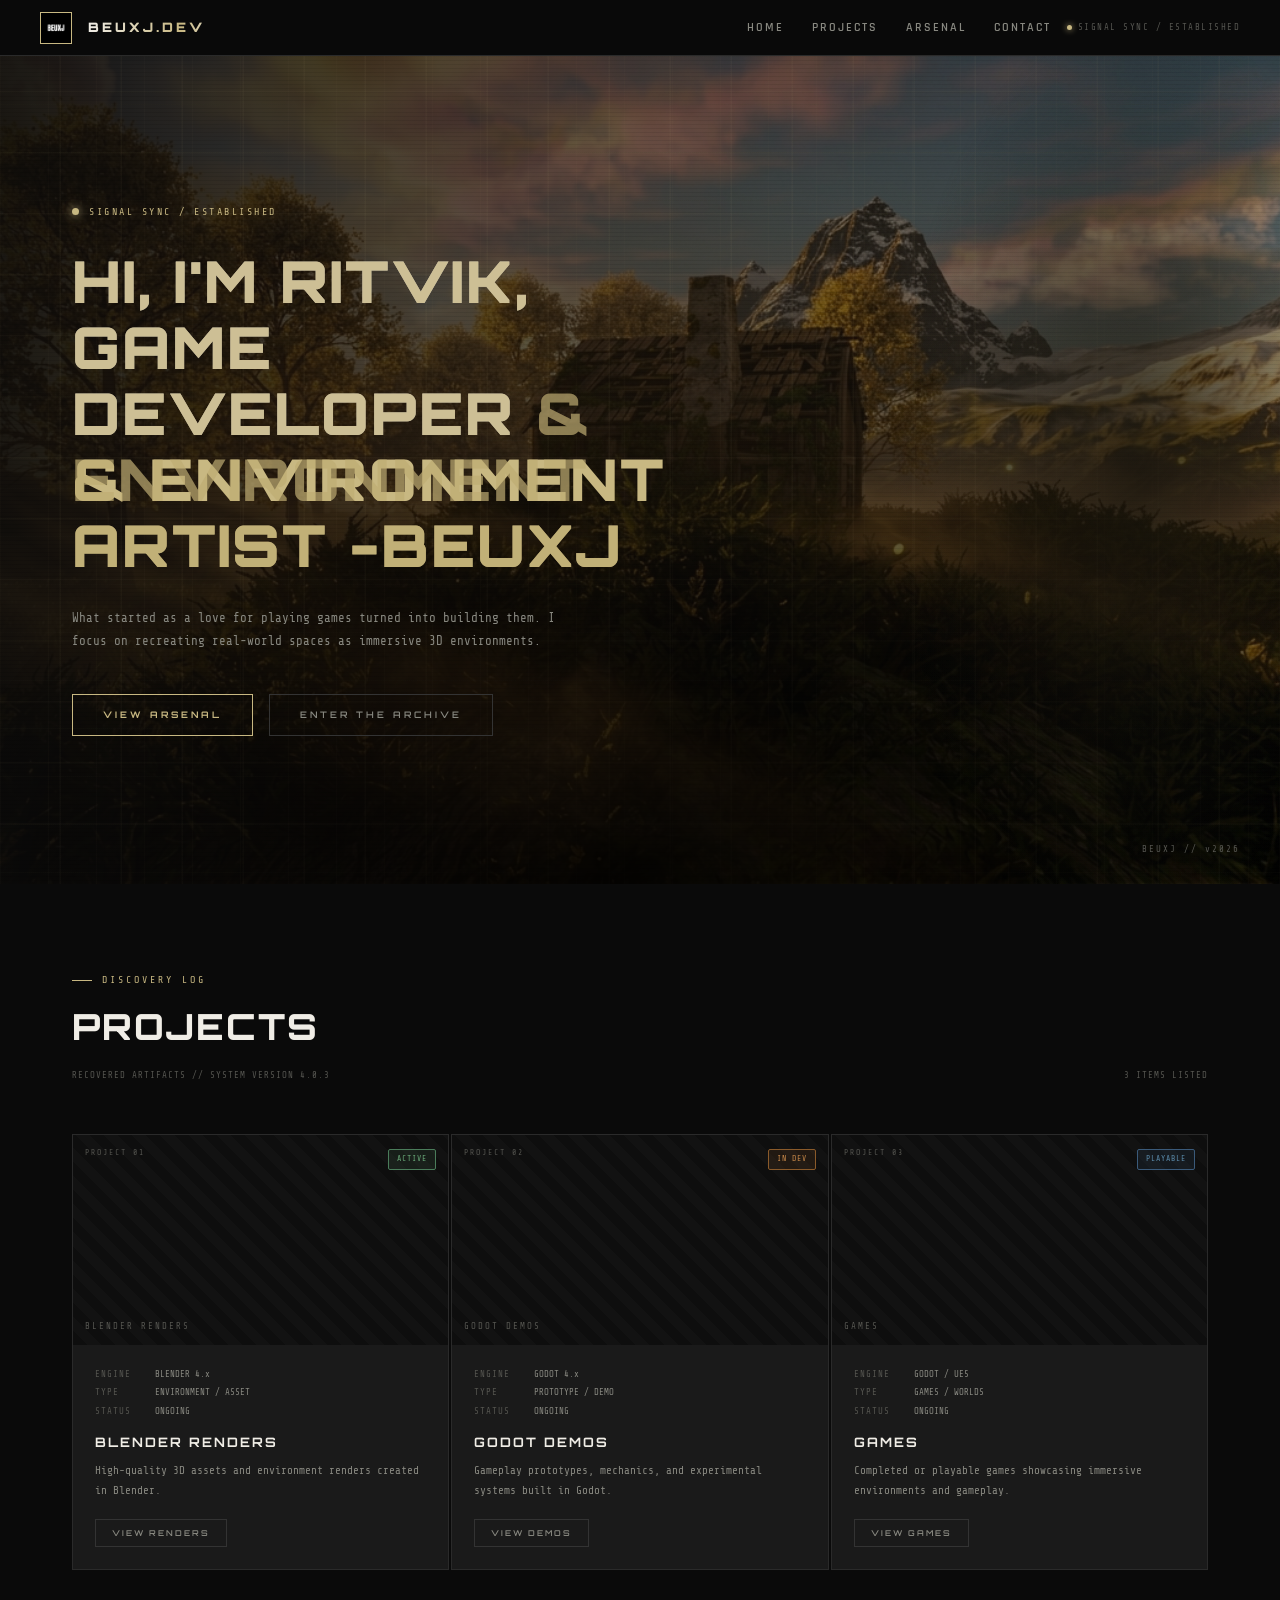
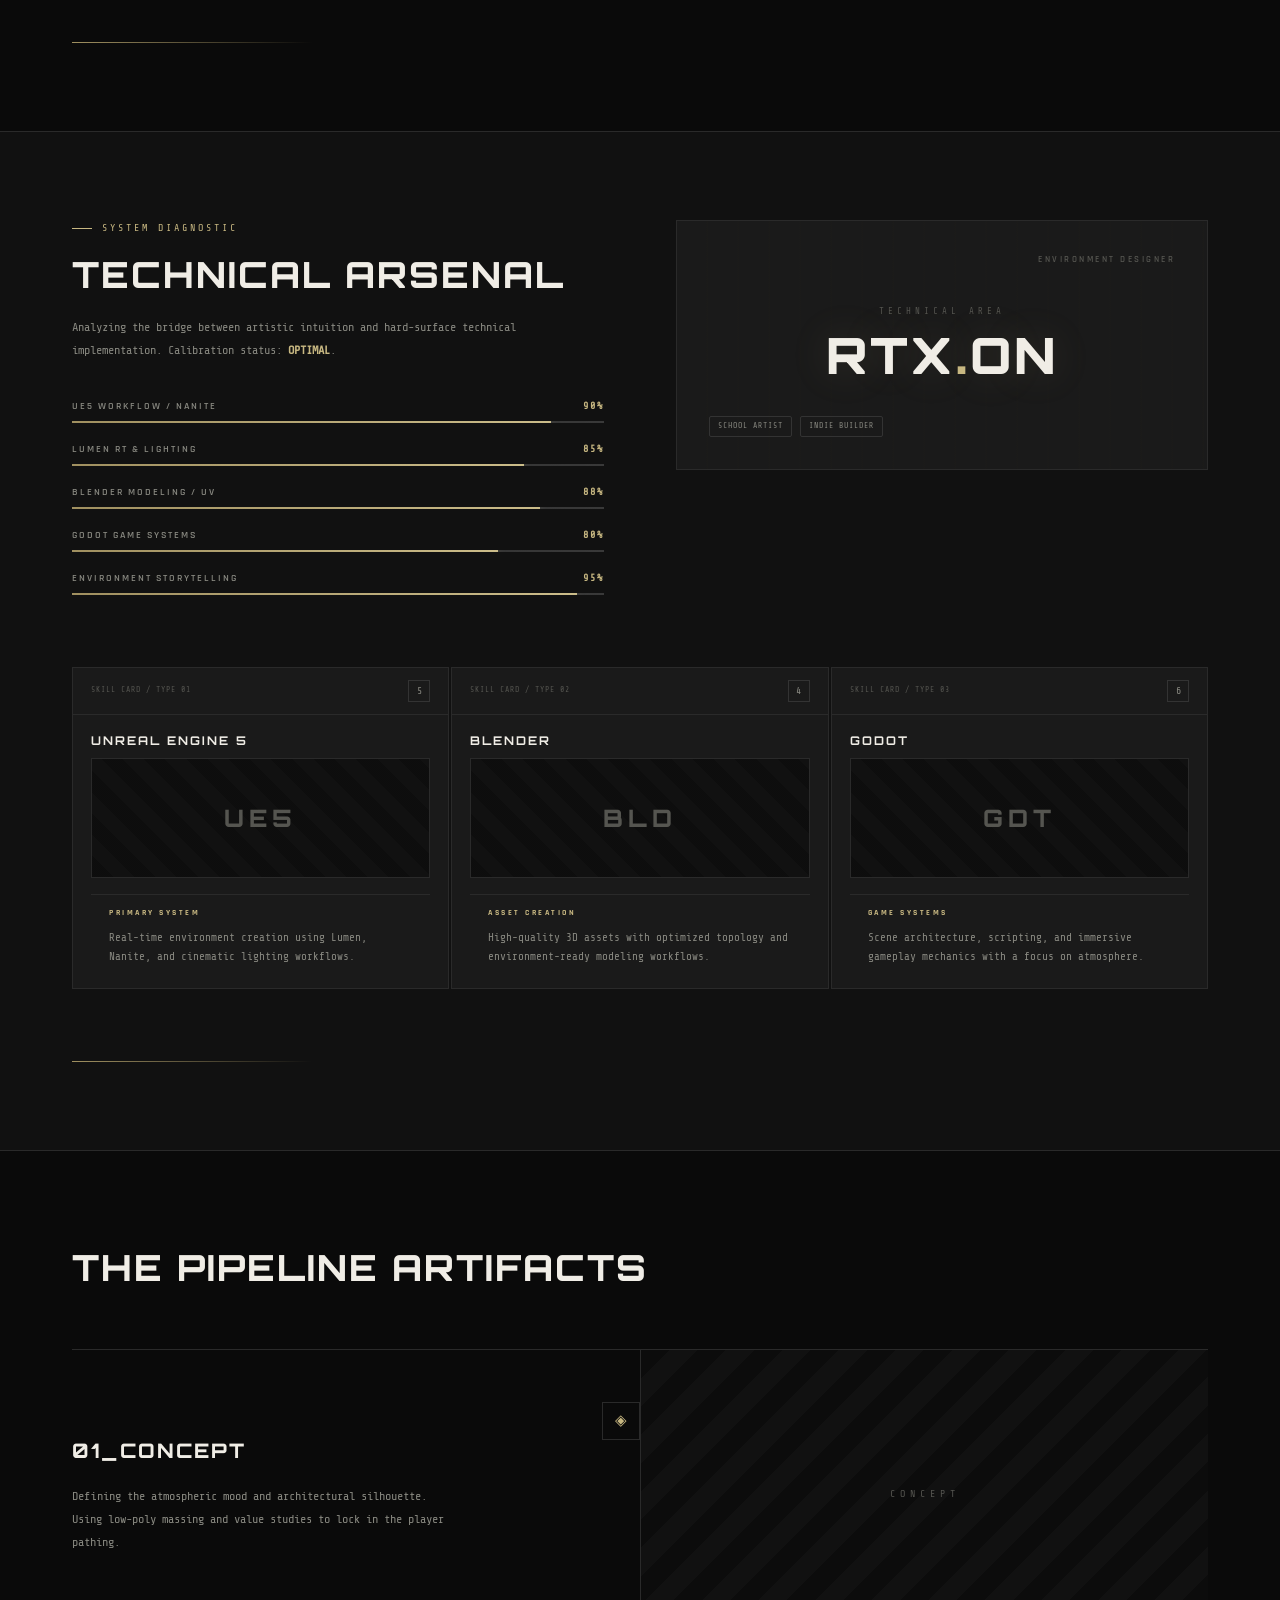
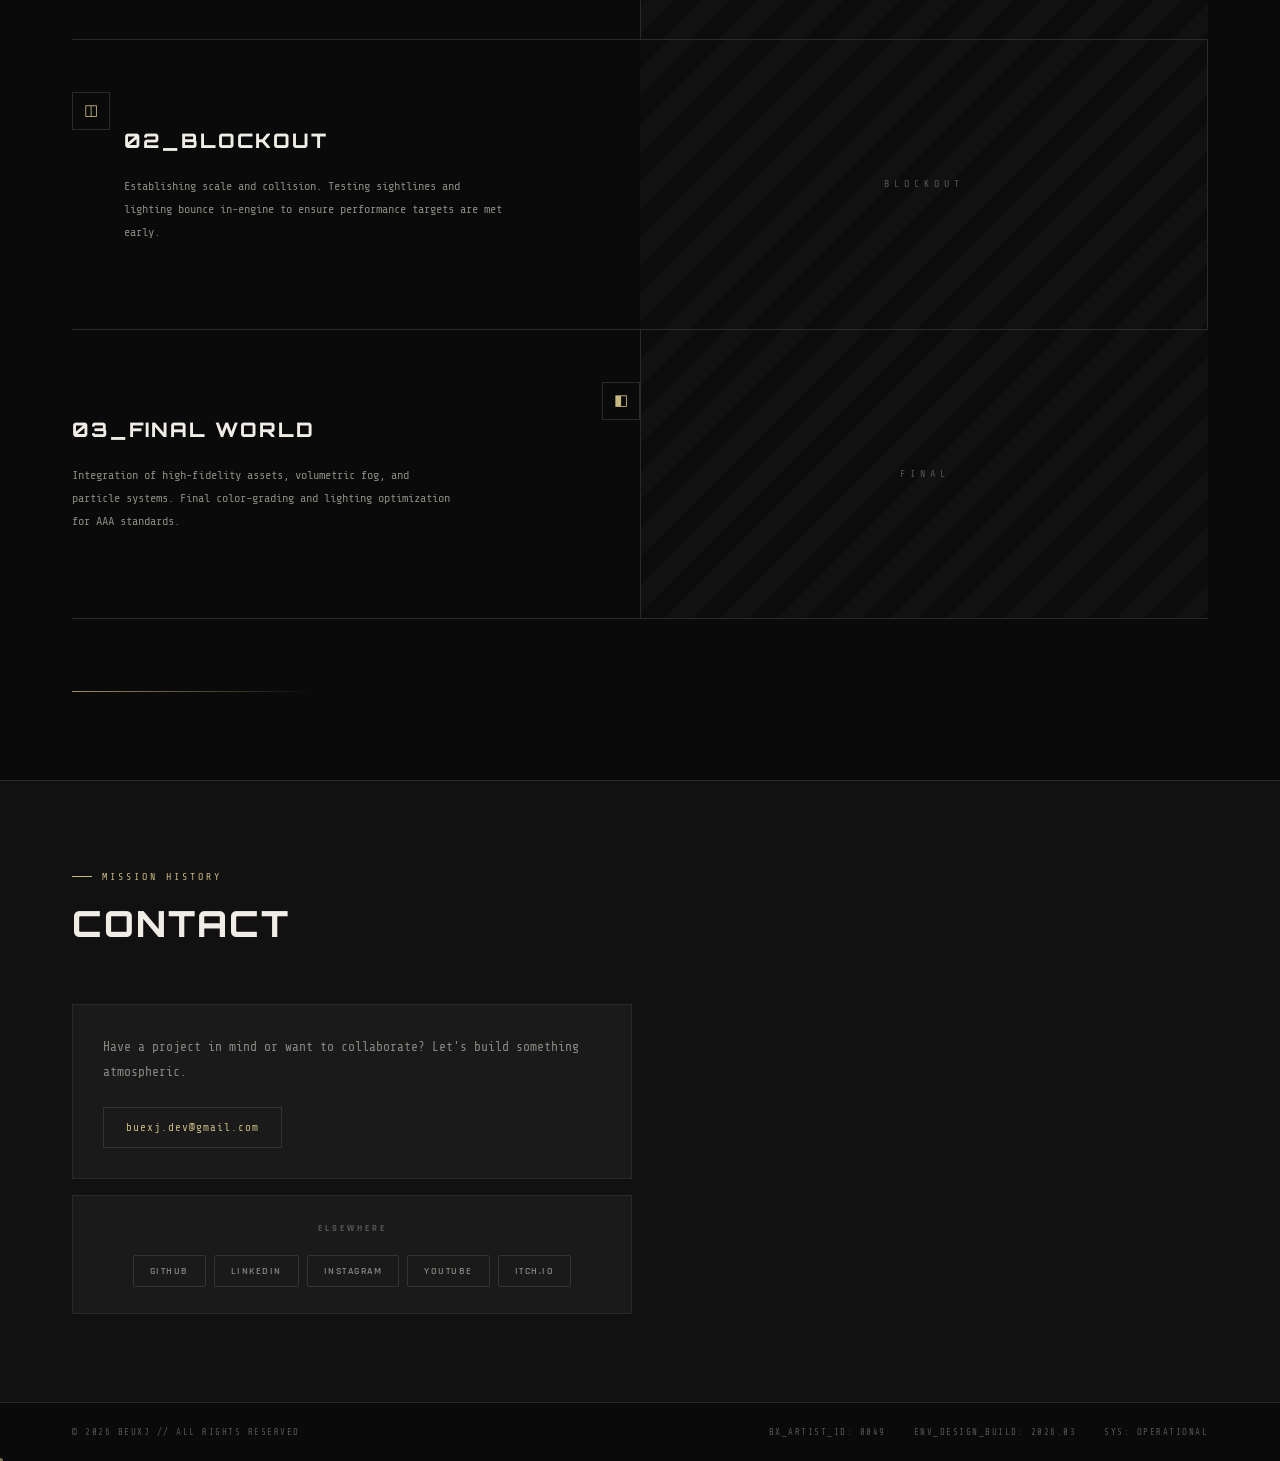
<file: index.html>
<!DOCTYPE html>
<html lang="en">
<head>
  <meta charset="UTF-8" />
  <meta name="viewport" content="width=device-width, initial-scale=1.0" />
  <title>BEUXJ — Game Developer & Environment Artist</title>
  <link rel="preconnect" href="https://fonts.googleapis.com">
  <link rel="preconnect" href="https://fonts.gstatic.com" crossorigin>
  <link href="https://fonts.googleapis.com/css2?family=Orbitron:wght@400;600;700;800;900&family=Share+Tech+Mono&family=Rajdhani:wght@400;500;600;700&display=swap" rel="stylesheet">
  <link rel="stylesheet" href="css/style.css" />
</head>
<body>

  <header class="topnav">
    <!-- LOGO + BRAND -->
    <div class="nav-logo">
      <img src="assets/logo/BEUXJ.png" alt="BEUXJ Logo" onerror="this.style.display='none';this.nextElementSibling.style.display='flex'"/>
      <span class="nav-logo-fallback" style="display:none">BX</span>
    </div>
    <div class="nav-brand">BEUXJ<span class="nav-brand-ext">.DEV</span></div>
    <nav class="nav-links">
      <a href="index.html" class="nav-link active">Home</a>
      <a href="#projects" class="nav-link">Projects</a>
      <a href="#arsenal" class="nav-link">Arsenal</a>
      <a href="#contact" class="nav-link">Contact</a>
    </nav>
    <div class="nav-tag"><span class="blink-dot"></span> SIGNAL SYNC / ESTABLISHED</div>
  </header>

  <main class="content">

    <!-- HERO -->
    <section class="hero" id="home">
      <div class="hero-bg">
        <div class="hero-scan-lines"></div>
        <div class="hero-grid"></div>
        <div class="hero-vignette"></div>
      </div>
      <div class="hero-inner">
        <div class="hero-tag"><span class="tag-dot"></span>SIGNAL SYNC / ESTABLISHED</div>
        <h1 class="hero-title" data-text="Hi, I'm Ritvik, Game Developer & Environment Artist -Beuxj">
          Hi, I'm Ritvik, Game Developer<br/>
          <span class="hero-title-accent">&amp; Environment<br/>Artist -Beuxj</span>
        </h1>
        <p class="hero-subtitle">
          What started as a love for playing games turned into building them. I focus on recreating real-world spaces as immersive 3D environments.
        </p>
        <div class="hero-cta">
          <a href="#projects" class="btn-primary"><span>VIEW ARSENAL</span></a>
          <a href="#projects" class="btn-ghost">ENTER THE ARCHIVE</a>
        </div>
      </div>
      <div class="hero-corner-tag">BEUXJ // v2026</div>
    </section>

    <!-- PROJECTS -->
    <section class="section projects-section" id="projects">
      <div class="section-header reveal">
        <div class="section-label">DISCOVERY LOG</div>
        <h2 class="section-title">Projects</h2>
        <div class="section-meta"><span>RECOVERED ARTIFACTS // SYSTEM VERSION 4.0.3</span><span class="meta-right">3 ITEMS LISTED</span></div>
      </div>
      <div class="projects-grid">
        <div class="project-card reveal" data-index="01">
          <div class="card-media"><div class="card-media-placeholder"><span class="media-tag">BLENDER RENDERS</span><div class="media-noise"></div></div><div class="card-overlay-tags"><span class="chip chip-green">ACTIVE</span></div></div>
          <div class="card-body">
            <div class="card-meta-row"><span class="card-type">ENGINE</span><span class="card-val">BLENDER 4.x</span></div>
            <div class="card-meta-row"><span class="card-type">TYPE</span><span class="card-val">ENVIRONMENT / ASSET</span></div>
            <div class="card-meta-row"><span class="card-type">STATUS</span><span class="card-val">ONGOING</span></div>
            <h3 class="card-title">Blender Renders</h3>
            <p class="card-desc">High-quality 3D assets and environment renders created in Blender.</p>
            <a href="html/blender.html" class="card-btn">VIEW RENDERS</a>
          </div>
        </div>
        <div class="project-card reveal" data-index="02">
          <div class="card-media"><div class="card-media-placeholder"><span class="media-tag">GODOT DEMOS</span><div class="media-noise"></div></div><div class="card-overlay-tags"><span class="chip chip-orange">IN DEV</span></div></div>
          <div class="card-body">
            <div class="card-meta-row"><span class="card-type">ENGINE</span><span class="card-val">GODOT 4.x</span></div>
            <div class="card-meta-row"><span class="card-type">TYPE</span><span class="card-val">PROTOTYPE / DEMO</span></div>
            <div class="card-meta-row"><span class="card-type">STATUS</span><span class="card-val">ONGOING</span></div>
            <h3 class="card-title">Godot Demos</h3>
            <p class="card-desc">Gameplay prototypes, mechanics, and experimental systems built in Godot.</p>
            <a href="html/godot.html" class="card-btn">VIEW DEMOS</a>
          </div>
        </div>
        <div class="project-card reveal" data-index="03">
          <div class="card-media"><div class="card-media-placeholder"><span class="media-tag">GAMES</span><div class="media-noise"></div></div><div class="card-overlay-tags"><span class="chip chip-blue">PLAYABLE</span></div></div>
          <div class="card-body">
            <div class="card-meta-row"><span class="card-type">ENGINE</span><span class="card-val">GODOT / UE5</span></div>
            <div class="card-meta-row"><span class="card-type">TYPE</span><span class="card-val">GAMES / WORLDS</span></div>
            <div class="card-meta-row"><span class="card-type">STATUS</span><span class="card-val">ONGOING</span></div>
            <h3 class="card-title">Games</h3>
            <p class="card-desc">Completed or playable games showcasing immersive environments and gameplay.</p>
            <a href="html/games.html" class="card-btn">VIEW GAMES</a>
          </div>
        </div>
      </div>
      <div class="section-divider"></div>
    </section>

    <!-- TECHNICAL ARSENAL -->
    <section class="section diagnostic-section" id="arsenal">
      <div class="diag-layout">
        <div class="diag-left reveal">
          <div class="section-label">SYSTEM DIAGNOSTIC</div>
          <h2 class="section-title">Technical Arsenal</h2>
          <p class="diag-desc">Analyzing the bridge between artistic intuition and hard-surface technical implementation. Calibration status: <strong>OPTIMAL</strong>.</p>
          <div class="skill-bars">
            <div class="skill-bar-item"><div class="skill-bar-label"><span>UE5 WORKFLOW / NANITE</span><span class="skill-bar-pct">90%</span></div><div class="skill-bar-track"><div class="skill-bar-fill" style="--w:90%"></div></div></div>
            <div class="skill-bar-item"><div class="skill-bar-label"><span>LUMEN RT &amp; LIGHTING</span><span class="skill-bar-pct">85%</span></div><div class="skill-bar-track"><div class="skill-bar-fill" style="--w:85%"></div></div></div>
            <div class="skill-bar-item"><div class="skill-bar-label"><span>BLENDER MODELING / UV</span><span class="skill-bar-pct">88%</span></div><div class="skill-bar-track"><div class="skill-bar-fill" style="--w:88%"></div></div></div>
            <div class="skill-bar-item"><div class="skill-bar-label"><span>GODOT GAME SYSTEMS</span><span class="skill-bar-pct">80%</span></div><div class="skill-bar-track"><div class="skill-bar-fill" style="--w:80%"></div></div></div>
            <div class="skill-bar-item"><div class="skill-bar-label"><span>ENVIRONMENT STORYTELLING</span><span class="skill-bar-pct">95%</span></div><div class="skill-bar-track"><div class="skill-bar-fill" style="--w:95%"></div></div></div>
          </div>
        </div>
        <div class="diag-right reveal">
          <div class="diag-card">
            <div class="diag-card-tag">ENVIRONMENT DESIGNER</div>
            <div class="diag-card-center"><div class="diag-card-sub">TECHNICAL AREA</div><div class="diag-big-text">RTX<span class="diag-dot">.</span>ON</div></div>
            <div class="diag-card-footer"><span class="chip chip-outline">SCHOOL ARTIST</span><span class="chip chip-outline">INDIE BUILDER</span></div>
          </div>
        </div>
      </div>
      <div class="skill-cards-grid">
        <div class="skill-card reveal"><div class="skill-card-header"><span class="skill-card-label">SKILL CARD / TYPE 01</span><span class="skill-card-num">5</span></div><div class="skill-card-name">UNREAL ENGINE 5</div><div class="skill-card-media"><div class="skill-media-placeholder"><span>UE5</span></div></div><div class="skill-card-body"><div class="skill-card-role">PRIMARY SYSTEM</div><p>Real-time environment creation using Lumen, Nanite, and cinematic lighting workflows.</p></div></div>
        <div class="skill-card reveal"><div class="skill-card-header"><span class="skill-card-label">SKILL CARD / TYPE 02</span><span class="skill-card-num">4</span></div><div class="skill-card-name">BLENDER</div><div class="skill-card-media"><div class="skill-media-placeholder"><span>BLD</span></div></div><div class="skill-card-body"><div class="skill-card-role">ASSET CREATION</div><p>High-quality 3D assets with optimized topology and environment-ready modeling workflows.</p></div></div>
        <div class="skill-card reveal"><div class="skill-card-header"><span class="skill-card-label">SKILL CARD / TYPE 03</span><span class="skill-card-num">6</span></div><div class="skill-card-name">GODOT</div><div class="skill-card-media"><div class="skill-media-placeholder"><span>GDT</span></div></div><div class="skill-card-body"><div class="skill-card-role">GAME SYSTEMS</div><p>Scene architecture, scripting, and immersive gameplay mechanics with a focus on atmosphere.</p></div></div>
      </div>
      <div class="section-divider"></div>
    </section>

    <!-- PIPELINE -->
    <section class="section pipeline-section">
      <div class="section-header reveal"><h2 class="section-title">The Pipeline Artifacts</h2></div>
      <div class="pipeline-steps">
        <div class="pipeline-step reveal">
          <div class="pipeline-text"><div class="pipeline-num">01_Concept</div><p>Defining the atmospheric mood and architectural silhouette. Using low-poly massing and value studies to lock in the player pathing.</p><div class="pipeline-icon">◈</div></div>
          <div class="pipeline-media"><div class="pipeline-placeholder"><div class="pp-noise"></div><span>CONCEPT</span></div></div>
        </div>
        <div class="pipeline-step pipeline-step-reverse reveal">
          <div class="pipeline-media"><div class="pipeline-placeholder"><div class="pp-noise"></div><span>BLOCKOUT</span></div></div>
          <div class="pipeline-text"><div class="pipeline-num">02_Blockout</div><p>Establishing scale and collision. Testing sightlines and lighting bounce in-engine to ensure performance targets are met early.</p><div class="pipeline-icon">◫</div></div>
        </div>
        <div class="pipeline-step reveal">
          <div class="pipeline-text"><div class="pipeline-num">03_Final World</div><p>Integration of high-fidelity assets, volumetric fog, and particle systems. Final color-grading and lighting optimization for AAA standards.</p><div class="pipeline-icon">◧</div></div>
          <div class="pipeline-media"><div class="pipeline-placeholder"><div class="pp-noise"></div><span>FINAL</span></div></div>
        </div>
      </div>
      <div class="section-divider"></div>
    </section>

    <!-- CONTACT — email + socials only -->
    <section class="section contact-section" id="contact">
      <div class="section-header reveal">
        <div class="section-label">MISSION HISTORY</div>
        <h2 class="section-title">Contact</h2>
      </div>
      <div class="contact-solo reveal">
        <div class="contact-card">
          <p class="contact-desc">Have a project in mind or want to collaborate? Let's build something atmospheric.</p>
          <a href="mailto:buexj.dev@gmail.com" class="contact-email">buexj.dev@gmail.com</a>
        </div>
        <div class="contact-elsewhere">
          <div class="elsewhere-label">Elsewhere</div>
          <div class="social-links">
            <a href="https://github.com/Beuxj" target="_blank" class="social-chip">GitHub</a>
            <a href="https://www.linkedin.com/in/ritvik-paul-022bb6386/" target="_blank" class="social-chip">LinkedIn</a>
            <a href="https://www.instagram.com/beuxj.dev" target="_blank" class="social-chip">Instagram</a>
            <a href="https://www.youtube.com/@Beuxjcreates" target="_blank" class="social-chip">YouTube</a>
            <a href="https://beuxj.itch.io/" target="_blank" class="social-chip">Itch.io</a>
          </div>
        </div>
      </div>
    </section>

  </main>

  <footer class="footer">
    <div class="footer-left">© 2026 BEUXJ // ALL RIGHTS RESERVED</div>
    <div class="footer-right"><span>BX_ARTIST_ID: 0049</span><span>ENV_DESIGN_BUILD: 2026.03</span><span>SYS: OPERATIONAL</span></div>
  </footer>

  <script src="js/script.js"></script>
</body>
</html>
</file>
<file: css/style.css>
/* =============================================
   BEUXJ.DEV — ARCHIVE.EXE AESTHETIC
   Fonts: Orbitron (display) · Share Tech Mono (body) · Rajdhani (UI)
   ============================================= */

@import url('https://fonts.googleapis.com/css2?family=Orbitron:wght@400;600;700;800;900&family=Share+Tech+Mono&family=Rajdhani:wght@400;500;600;700&display=swap');

*, *::before, *::after { box-sizing: border-box; margin: 0; padding: 0; }

:root {
  --bg:          #0a0a0a;
  --bg2:         #111111;
  --bg3:         #181818;
  --surface:     #1a1a1a;
  --surface2:    #222222;
  --border:      #2a2a2a;
  --border2:     #333333;
  --text:        #d4d0c8;
  --text-dim:    #888880;
  --text-xdim:   #555550;
  --accent:      #c8b882;
  --accent2:     #a09060;
  --accent-glow: rgba(200,184,130,0.18);
  --white:       #f0ede6;
  --font-mono:   'Share Tech Mono', monospace;
  --font-sans:   'Orbitron', sans-serif;
  --font-mid:    'Rajdhani', sans-serif;
  --nav-h:       56px;
}

html { scroll-behavior: smooth; }
body {
  background: var(--bg); color: var(--text);
  font-family: var(--font-mono); font-size: 13px;
  line-height: 1.6; min-height: 100vh; overflow-x: hidden;
}

::-webkit-scrollbar { width: 4px; }
::-webkit-scrollbar-track { background: var(--bg); }
::-webkit-scrollbar-thumb { background: var(--border2); border-radius: 2px; }
::-webkit-scrollbar-thumb:hover { background: var(--accent2); }

/* ============ KEYFRAMES ============ */
@keyframes blink    { 0%,100%{opacity:1} 50%{opacity:0.25} }
@keyframes fadeUp   { from{opacity:0;transform:translateY(28px)} to{opacity:1;transform:translateY(0)} }
@keyframes fadeIn   { from{opacity:0} to{opacity:1} }
@keyframes scanDown { 0%{top:-10%} 100%{top:110%} }
@keyframes glitch1  { 0%,100%{clip-path:inset(0 0 95% 0)} 20%{clip-path:inset(30% 0 50% 0)} 40%{clip-path:inset(70% 0 10% 0)} 60%{clip-path:inset(10% 0 80% 0)} 80%{clip-path:inset(55% 0 30% 0)} }
@keyframes glitch2  { 0%,100%{clip-path:inset(50% 0 30% 0);transform:translate(-2px,0)} 33%{clip-path:inset(20% 0 60% 0);transform:translate(2px,0)} 66%{clip-path:inset(75% 0 5% 0);transform:translate(-1px,0)} }
@keyframes borderPulse { 0%,100%{border-color:var(--border)} 50%{border-color:var(--accent2)} }
@keyframes floatY   { 0%,100%{transform:translateY(0)} 50%{transform:translateY(-6px)} }
@keyframes shimmer  { 0%{background-position:-200% center} 100%{background-position:200% center} }

/* ============ TOP NAV ============ */
.topnav {
  position: fixed; left: 0; right: 0; top: 0;
  height: var(--nav-h);
  background: rgba(10,10,10,0.96);
  border-bottom: 1px solid var(--border);
  display: flex; align-items: center;
  padding: 0 40px; gap: 16px;
  z-index: 99; backdrop-filter: blur(12px);
  animation: fadeIn 0.5s ease both;
}
.topnav::after {
  content: ''; position: absolute; bottom: 0; left: 0;
  height: 1px; width: 0;
  background: linear-gradient(90deg, var(--accent), transparent);
  transition: width 0.6s ease;
}
.topnav.scrolled::after { width: 60%; }

/* LOGO */
.nav-logo {
  width: 32px; height: 32px; flex-shrink: 0;
  border: 1px solid var(--accent);
  display: flex; align-items: center; justify-content: center;
  overflow: hidden;
}
.nav-logo img { width: 100%; height: 100%; object-fit: cover; display: block; }
.nav-logo-fallback {
  font-family: var(--font-sans); font-weight: 900; font-size: 10px;
  color: var(--accent); letter-spacing: 1px;
}

.nav-brand {
  font-family: var(--font-sans); font-weight: 900;
  font-size: 13px; letter-spacing: 3px; text-transform: uppercase;
  background: linear-gradient(90deg, var(--white) 0%, var(--accent) 40%, var(--white) 60%, var(--white) 100%);
  background-size: 200% auto;
  -webkit-background-clip: text; -webkit-text-fill-color: transparent;
  background-clip: text;
  animation: shimmer 3s linear 0.8s both;
}

.nav-links { display: flex; gap: 28px; margin-left: auto; }
.nav-link {
  font-family: var(--font-mid); font-weight: 600;
  color: var(--text-dim); text-decoration: none;
  font-size: 12px; letter-spacing: 2px; text-transform: uppercase;
  position: relative; transition: color 0.25s;
}
.nav-link::after {
  content: ''; position: absolute; bottom: -4px; left: 0;
  width: 0; height: 1px; background: var(--accent);
  transition: width 0.3s ease;
}
.nav-link:hover { color: var(--white); }
.nav-link:hover::after, .nav-link.active::after { width: 100%; }
.nav-link.active { color: var(--accent); }

.nav-tag {
  font-family: var(--font-mono); font-size: 9px; letter-spacing: 1.5px;
  color: var(--text-xdim); display: flex; align-items: center; gap: 6px;
}
.blink-dot {
  width: 5px; height: 5px; border-radius: 50%;
  background: var(--accent); display: inline-block;
  box-shadow: 0 0 6px var(--accent);
  animation: blink 1.5s ease-in-out infinite;
}

/* ============ MAIN CONTENT ============ */
.content { margin-left: 0; padding-top: var(--nav-h); }

/* ============ HERO (index page) ============ */
.hero {
  position: relative; min-height: 92vh;
  display: flex; align-items: center;
  overflow: hidden; padding: 80px 72px;
}
.hero-bg {
  position: absolute; inset: 0;
  background:
    linear-gradient(90deg, rgba(10,10,10,0.93) 0%, rgba(10,10,10,0.55) 55%, rgba(10,10,10,0.22) 100%),
    radial-gradient(ellipse 80% 60% at 70% 50%, rgba(30,25,15,0.4) 0%, transparent 60%),
    url('../assets/logo/hero_image.png') center / cover no-repeat;
  background-color: #0c0b09;
}
.hero-bg::before {
  content: ''; position: absolute; inset: 0;
  background-image:
    repeating-linear-gradient(90deg, transparent 0px, transparent 59px, rgba(200,184,130,0.04) 60px, rgba(200,184,130,0.04) 61px),
    repeating-linear-gradient(0deg,  transparent 0px, transparent 59px, rgba(200,184,130,0.03) 60px, rgba(200,184,130,0.03) 61px);
  pointer-events: none;
}
.hero-bg::after {
  content: ''; position: absolute; right: 0; top: 0; width: 55%; height: 100%;
  background: radial-gradient(ellipse 50% 80% at 80% 50%, rgba(20,18,12,0.7) 0%, transparent 70%);
  clip-path: polygon(10% 0%, 100% 0%, 100% 100%, 10% 100%, 0% 80%, 0% 20%);
}
.hero-scan-lines {
  position: absolute; inset: 0;
  background: repeating-linear-gradient(0deg, transparent, transparent 3px, rgba(0,0,0,0.07) 3px, rgba(0,0,0,0.07) 4px);
  pointer-events: none; animation: fadeIn 1.5s ease 0.3s both;
}
.hero-scan-lines::after {
  content: ''; position: absolute; left: 0; right: 0; top: -10%; height: 3%;
  background: linear-gradient(0deg, transparent, rgba(200,184,130,0.035), transparent);
  animation: scanDown 8s linear infinite;
}
.hero-grid {
  position: absolute; inset: 0;
  background-image:
    linear-gradient(rgba(200,184,130,0.025) 1px, transparent 1px),
    linear-gradient(90deg, rgba(200,184,130,0.025) 1px, transparent 1px);
  background-size: 48px 48px; pointer-events: none;
}
.hero-vignette {
  position: absolute; inset: 0;
  background: radial-gradient(ellipse 100% 100% at 50% 100%, rgba(0,0,0,0.85) 0%, transparent 55%);
  pointer-events: none;
}
.hero-inner { position: relative; max-width: 660px; z-index: 2; }
.hero-tag {
  display: flex; align-items: center; gap: 10px;
  font-family: var(--font-mono); font-size: 10px; letter-spacing: 2.5px;
  color: var(--accent); margin-bottom: 28px; text-transform: uppercase;
  animation: fadeUp 0.7s ease both 0.1s;
}
.tag-dot {
  width: 7px; height: 7px; border-radius: 50%; background: var(--accent);
  box-shadow: 0 0 10px var(--accent), 0 0 20px rgba(200,184,130,0.3);
  animation: blink 2s ease-in-out infinite;
}
.hero-title {
  font-family: var(--font-sans); font-weight: 900;
  font-size: clamp(28px, 4.5vw, 58px); line-height: 1.15;
  color: var(--white); margin-bottom: 28px; letter-spacing: 2px;
  text-transform: uppercase; animation: fadeUp 0.7s ease both 0.2s; position: relative;
}
.hero-title::before, .hero-title::after {
  content: attr(data-text); position: absolute; inset: 0; pointer-events: none;
}
.hero-title::before { color: rgba(200,184,130,0.55); animation: glitch1 7s steps(1) infinite 2s; }
.hero-title::after  { color: rgba(180,160,100,0.35); animation: glitch2 9s steps(1) infinite 3.5s; }
.hero-title-accent  { color: var(--accent); display: block; }
.hero-subtitle {
  font-family: var(--font-mono); font-size: 12.5px; color: var(--text-dim);
  line-height: 1.9; max-width: 520px; margin-bottom: 40px;
  animation: fadeUp 0.7s ease both 0.35s;
}
.hero-cta { display: flex; gap: 16px; flex-wrap: wrap; animation: fadeUp 0.7s ease both 0.5s; }
.btn-primary {
  display: inline-flex; align-items: center; gap: 8px; padding: 13px 30px;
  background: transparent; border: 1px solid var(--accent); color: var(--accent);
  font-family: var(--font-sans); font-size: 9px; font-weight: 700;
  letter-spacing: 3px; text-transform: uppercase; text-decoration: none;
  transition: color 0.25s, box-shadow 0.25s; position: relative; overflow: hidden;
}
.btn-primary::before {
  content: ''; position: absolute; inset: 0; background: var(--accent);
  transform: scaleX(0); transform-origin: left;
  transition: transform 0.3s cubic-bezier(0.4,0,0.2,1); z-index: 0;
}
.btn-primary span { position: relative; z-index: 1; }
.btn-primary:hover { color: var(--bg); box-shadow: 0 0 24px var(--accent-glow); }
.btn-primary:hover::before { transform: scaleX(1); }
.btn-ghost {
  display: inline-flex; align-items: center; padding: 13px 30px;
  background: transparent; border: 1px solid var(--border2); color: var(--text-dim);
  font-family: var(--font-sans); font-size: 9px; font-weight: 600;
  letter-spacing: 3px; text-transform: uppercase; text-decoration: none;
  transition: border-color 0.25s, color 0.25s;
}
.btn-ghost:hover { border-color: var(--text-dim); color: var(--white); }
.hero-corner-tag {
  position: absolute; bottom: 28px; right: 40px;
  font-family: var(--font-mono); font-size: 9px; letter-spacing: 2px;
  color: var(--text-xdim); z-index: 2; animation: fadeIn 1s ease both 1.2s;
}

/* ============ SUB-PAGE HERO (shared) ============ */
.sub-hero {
  position: relative; min-height: 68vh;
  display: flex; align-items: center;
  overflow: hidden; padding: 100px 72px 72px;
}
.sub-hero-bg { position: absolute; inset: 0; }
.sub-hero-inner { position: relative; z-index: 2; max-width: 700px; }

.sub-breadcrumb {
  display: flex; align-items: center; gap: 8px;
  font-family: var(--font-mono); font-size: 9px; letter-spacing: 2px;
  color: var(--text-xdim); margin-bottom: 20px;
  animation: fadeUp 0.5s ease both 0.05s;
}
.sub-breadcrumb a { color: var(--text-xdim); text-decoration: none; transition: color 0.2s; }
.sub-breadcrumb a:hover { color: var(--accent); }
.bc-sep { color: var(--border2); }

.sub-page-tag {
  display: flex; align-items: center; gap: 10px;
  font-family: var(--font-mono); font-size: 10px; letter-spacing: 2.5px;
  margin-bottom: 24px; text-transform: uppercase;
  animation: fadeUp 0.6s ease both 0.1s;
}
.sp-tag-dot { width: 7px; height: 7px; border-radius: 50%; flex-shrink: 0; }

.sub-title {
  font-family: var(--font-sans); font-weight: 900;
  font-size: clamp(36px, 6vw, 76px); line-height: 1.0;
  color: var(--white); letter-spacing: 2px; text-transform: uppercase;
  margin-bottom: 20px; animation: fadeUp 0.6s ease both 0.2s;
}
.sub-desc {
  font-family: var(--font-mono); font-size: 12.5px; color: var(--text-dim);
  line-height: 1.9; max-width: 540px; margin-bottom: 36px;
  animation: fadeUp 0.6s ease both 0.3s;
}
.sub-stats {
  display: flex; gap: 36px; flex-wrap: wrap;
  animation: fadeUp 0.6s ease both 0.4s;
}
.stat-item { display: flex; flex-direction: column; gap: 4px; }
.stat-val  { font-family: var(--font-sans); font-weight: 800; font-size: 18px; letter-spacing: 2px; }
.stat-label{ font-family: var(--font-mono); font-size: 8px; letter-spacing: 2px; color: var(--text-xdim); }
.sub-corner-tag {
  position: absolute; bottom: 28px; right: 40px;
  font-family: var(--font-mono); font-size: 9px; letter-spacing: 2px;
  color: var(--text-xdim); z-index: 2;
}

/* ============ SECTIONS ============ */
.section { padding: 88px 72px; }
.section-header { margin-bottom: 52px; }
.section-label {
  font-family: var(--font-mono); font-size: 10px; letter-spacing: 3px;
  color: var(--accent); text-transform: uppercase; margin-bottom: 10px;
  display: flex; align-items: center; gap: 10px;
}
.section-label::before { content: ''; display: inline-block; width: 20px; height: 1px; background: var(--accent); }
.section-title {
  font-family: var(--font-sans); font-weight: 800;
  font-size: clamp(20px, 3vw, 36px); color: var(--white);
  letter-spacing: 2px; text-transform: uppercase; margin-bottom: 12px; position: relative;
}
.section-title::after {
  content: ''; position: absolute; bottom: -8px; left: 0;
  height: 1px; width: 0; background: linear-gradient(90deg, var(--accent), transparent);
  transition: width 0.8s ease 0.3s;
}
.reveal.visible .section-title::after { width: 120px; }
.section-meta {
  display: flex; justify-content: space-between;
  font-family: var(--font-mono); font-size: 9px; letter-spacing: 1px;
  color: var(--text-xdim); margin-top: 10px;
}
.section-divider { width: 240px; height: 1px; background: linear-gradient(90deg, var(--accent2), transparent); margin-top: 72px; }

/* ============ PROJECTS ============ */
.projects-section { background: var(--bg); }
.projects-grid { display: grid; grid-template-columns: repeat(3, 1fr); gap: 2px; }
.project-card {
  background: var(--surface); border: 1px solid var(--border);
  position: relative; overflow: hidden;
  transition: border-color 0.35s, box-shadow 0.35s, transform 0.35s;
}
.project-card::before {
  content: 'PROJECT ' attr(data-index);
  position: absolute; top: 12px; left: 12px;
  font-family: var(--font-mono); font-size: 8px; letter-spacing: 2px;
  color: var(--text-xdim); z-index: 3;
}
.project-card::after {
  content: ''; position: absolute; top: 0; left: 0; width: 0; height: 2px;
  background: var(--accent); transition: width 0.4s ease; z-index: 3;
}
.project-card:hover { border-color: var(--accent2); box-shadow: 0 0 32px rgba(200,184,130,0.08), 0 8px 40px rgba(0,0,0,0.4); transform: translateY(-4px); }
.project-card:hover::after { width: 100%; }
.card-media { position: relative; height: 210px; overflow: hidden; background: var(--bg2); }
.card-media img { width: 100%; height: 100%; object-fit: cover; display: block; filter: brightness(0.82) saturate(0.8); transition: filter 0.5s ease, transform 0.6s cubic-bezier(0.4,0,0.2,1); }
.project-card:hover .card-media img { filter: brightness(0.95) saturate(1); transform: scale(1.06); }
.card-media-placeholder { width: 100%; height: 100%; background: repeating-linear-gradient(45deg, var(--bg2) 0px, var(--bg2) 10px, var(--bg3) 10px, var(--bg3) 20px); display: flex; align-items: flex-end; padding: 12px; }
.media-tag { font-family: var(--font-mono); font-size: 9px; letter-spacing: 2px; color: var(--text-xdim); z-index: 2; }
.media-noise { position: absolute; inset: 0; background: rgba(10,10,10,0.4); }
.card-overlay-tags { position: absolute; top: 12px; right: 12px; z-index: 3; }
.chip { display: inline-block; padding: 3px 8px; font-family: var(--font-mono); font-size: 8px; letter-spacing: 1px; border: 1px solid; border-radius: 2px; }
.chip-green  { background: rgba(74,124,90,0.15);  border-color: #4a7c5a; color: #6aac7a; }
.chip-orange { background: rgba(138,90,42,0.15);  border-color: #8a5a2a; color: #ca8a4a; }
.chip-blue   { background: rgba(58,90,122,0.15);  border-color: #3a5a7a; color: #5a8aaa; }
.chip-outline{ background: transparent; border-color: var(--border2); color: var(--text-dim); }
.card-body { padding: 22px; }
.card-meta-row { display: flex; gap: 8px; margin-bottom: 4px; font-size: 9px; }
.card-type { font-family: var(--font-mono); color: var(--text-xdim); letter-spacing: 1px; min-width: 52px; }
.card-val  { font-family: var(--font-mono); color: var(--text-dim); }
.card-title { font-family: var(--font-sans); font-weight: 700; font-size: 13px; color: var(--white); margin: 14px 0 8px; letter-spacing: 2px; text-transform: uppercase; }
.card-desc  { font-family: var(--font-mono); font-size: 11px; color: var(--text-dim); line-height: 1.8; margin-bottom: 18px; }
.card-btn {
  display: inline-block; padding: 7px 16px; border: 1px solid var(--border2);
  color: var(--text-dim); font-family: var(--font-sans); font-size: 8px; font-weight: 600;
  letter-spacing: 2px; text-transform: uppercase; text-decoration: none;
  transition: border-color 0.25s, color 0.25s, box-shadow 0.25s;
}
.card-btn:hover { border-color: var(--accent); color: var(--accent); box-shadow: 0 0 12px rgba(200,184,130,0.1); }

/* ============ DIAGNOSTIC ============ */
.diagnostic-section { background: var(--bg2); border-top: 1px solid var(--border); border-bottom: 1px solid var(--border); }
.diag-layout { display: grid; grid-template-columns: 1fr 1fr; gap: 72px; align-items: start; margin-bottom: 72px; }
.diag-desc { font-family: var(--font-mono); font-size: 12px; color: var(--text-dim); line-height: 1.9; margin-bottom: 36px; }
.diag-desc strong { color: var(--accent); }
.skill-bars { display: flex; flex-direction: column; gap: 18px; }
.skill-bar-item { display: flex; flex-direction: column; gap: 7px; }
.skill-bar-label { display: flex; justify-content: space-between; font-family: var(--font-mid); font-weight: 600; font-size: 10px; letter-spacing: 2px; color: var(--text-dim); text-transform: uppercase; }
.skill-bar-pct { color: var(--accent); font-family: var(--font-mono); }
.skill-bar-track { height: 2px; background: var(--border); position: relative; overflow: hidden; }
.skill-bar-track::after { content: ''; position: absolute; inset: 0; background: linear-gradient(90deg, transparent 0%, rgba(255,255,255,0.07) 50%, transparent 100%); background-size: 200% 100%; animation: shimmer 2.5s linear infinite; }
.skill-bar-fill { position: absolute; left: 0; top: 0; height: 100%; width: 0; background: linear-gradient(90deg, var(--accent2), var(--accent)); transition: width 1.6s cubic-bezier(0.4,0,0.2,1); box-shadow: 0 0 8px rgba(200,184,130,0.4); }
.skill-bar-fill.animated { width: var(--w); }
.diag-card { border: 1px solid var(--border); background: var(--surface); padding: 32px; position: relative; overflow: hidden; animation: borderPulse 4s ease-in-out infinite; transition: box-shadow 0.3s; }
.diag-card:hover { box-shadow: 0 0 40px rgba(200,184,130,0.06); animation-play-state: paused; border-color: var(--accent2); }
.diag-card::before { content: ''; position: absolute; inset: 0; background: repeating-linear-gradient(90deg, transparent 0px, transparent 29px, rgba(40,35,20,0.08) 30px, rgba(40,35,20,0.08) 31px); pointer-events: none; }
.diag-card-tag { font-family: var(--font-mid); font-weight: 600; font-size: 9px; letter-spacing: 2.5px; color: var(--text-xdim); text-align: right; margin-bottom: 36px; position: relative; text-transform: uppercase; }
.diag-card-center { text-align: center; margin-bottom: 36px; position: relative; }
.diag-card-sub { font-family: var(--font-mono); font-size: 9px; letter-spacing: 4px; color: var(--text-xdim); margin-bottom: 12px; }
.diag-big-text { font-family: var(--font-sans); font-weight: 900; font-size: 50px; color: var(--white); letter-spacing: 3px; line-height: 1; text-shadow: 0 0 40px rgba(200,184,130,0.15); animation: floatY 5s ease-in-out infinite; }
.diag-dot { color: var(--accent); }
.diag-card-footer { display: flex; gap: 8px; flex-wrap: wrap; position: relative; }
.skill-cards-grid { display: grid; grid-template-columns: repeat(3, 1fr); gap: 2px; }
.skill-card { background: var(--surface); border: 1px solid var(--border); overflow: hidden; transition: border-color 0.3s, transform 0.3s, box-shadow 0.3s; }
.skill-card:hover { border-color: var(--accent2); transform: translateY(-2px); box-shadow: 0 8px 32px rgba(0,0,0,0.35), 0 0 20px rgba(200,184,130,0.05); }
.skill-card-header { display: flex; justify-content: space-between; align-items: center; padding: 12px 18px; border-bottom: 1px solid var(--border); }
.skill-card-label { font-family: var(--font-mono); font-size: 8px; letter-spacing: 1px; color: var(--text-xdim); }
.skill-card-num { width: 22px; height: 22px; border: 1px solid var(--border2); display: flex; align-items: center; justify-content: center; font-family: var(--font-mono); font-size: 10px; color: var(--text-dim); transition: border-color 0.3s, color 0.3s; }
.skill-card:hover .skill-card-num { border-color: var(--accent); color: var(--accent); }
.skill-card-name { font-family: var(--font-sans); font-weight: 700; font-size: 12px; color: var(--white); padding: 16px 18px 8px; letter-spacing: 2px; text-transform: uppercase; }
.skill-card-media { margin: 0 18px 16px; height: 120px; background: var(--bg2); border: 1px solid var(--border); display: flex; align-items: center; justify-content: center; position: relative; overflow: hidden; }
.skill-card-media img { width: 100%; height: 100%; object-fit: cover; display: block; filter: brightness(0.78) grayscale(0.25); transition: filter 0.4s ease, transform 0.5s ease; }
.skill-card:hover .skill-card-media img { filter: brightness(0.95) grayscale(0); transform: scale(1.06); }
.skill-card-media::before { content: ''; position: absolute; inset: 0; background: repeating-linear-gradient(45deg, var(--bg) 0px, var(--bg) 15px, var(--bg2) 15px, var(--bg2) 30px); opacity: 0.5; transition: opacity 0.4s; }
.skill-card:hover .skill-card-media::before { opacity: 0.15; }
.skill-media-placeholder { position: relative; font-family: var(--font-sans); font-weight: 800; font-size: 24px; color: var(--text-xdim); letter-spacing: 5px; }
.skill-card-body { padding: 12px 18px 22px; border-top: 1px solid var(--border); margin: 0 18px; }
.skill-card-role { font-family: var(--font-mid); font-weight: 700; font-size: 8px; letter-spacing: 2.5px; color: var(--accent); margin-bottom: 8px; text-transform: uppercase; }
.skill-card-body p { font-family: var(--font-mono); font-size: 11px; color: var(--text-dim); line-height: 1.75; }

/* ============ PIPELINE ============ */
.pipeline-section { background: var(--bg); }
.pipeline-steps { display: flex; flex-direction: column; }
.pipeline-step { display: grid; grid-template-columns: 1fr 1fr; min-height: 290px; border-top: 1px solid var(--border); transition: background 0.4s; }
.pipeline-step:last-child { border-bottom: 1px solid var(--border); }
.pipeline-step:hover { background: rgba(200,184,130,0.015); }
.pipeline-step-reverse { direction: rtl; }
.pipeline-step-reverse > * { direction: ltr; }
.pipeline-text { padding: 52px 52px 52px 0; display: flex; flex-direction: column; justify-content: center; position: relative; }
.pipeline-step-reverse .pipeline-text { padding: 52px 0 52px 52px; }
.pipeline-num { font-family: var(--font-sans); font-weight: 800; font-size: 20px; color: var(--white); margin-bottom: 18px; letter-spacing: 2px; text-transform: uppercase; position: relative; }
.pipeline-num::after { content: ''; position: absolute; bottom: -6px; left: 0; height: 1px; width: 0; background: var(--accent); transition: width 0.4s ease; }
.pipeline-step:hover .pipeline-num::after { width: 60px; }
.pipeline-text p { font-family: var(--font-mono); font-size: 12px; color: var(--text-dim); line-height: 1.9; max-width: 380px; }
.pipeline-icon { position: absolute; top: 52px; right: 0; width: 38px; height: 38px; border: 1px solid var(--border); display: flex; align-items: center; justify-content: center; color: var(--accent); font-size: 15px; transition: border-color 0.3s, box-shadow 0.3s; }
.pipeline-step:hover .pipeline-icon { border-color: var(--accent); box-shadow: 0 0 12px rgba(200,184,130,0.15); }
.pipeline-step-reverse .pipeline-icon { left: 0; right: auto; }
.pipeline-media { border-left: 1px solid var(--border); overflow: hidden; }
.pipeline-step-reverse .pipeline-media { border-left: none; border-right: 1px solid var(--border); }
.pipeline-placeholder { width: 100%; height: 100%; background: repeating-linear-gradient(135deg, var(--bg2) 0px, var(--bg2) 20px, var(--bg3) 20px, var(--bg3) 40px); display: flex; align-items: center; justify-content: center; position: relative; overflow: hidden; }
.pipeline-placeholder img { position: absolute; inset: 0; width: 100%; height: 100%; object-fit: cover; display: block; filter: brightness(0.72) grayscale(0.2); transition: filter 0.5s ease, transform 0.6s cubic-bezier(0.4,0,0.2,1); }
.pipeline-step:hover .pipeline-placeholder img { filter: brightness(0.9) grayscale(0); transform: scale(1.04); }
.pp-noise { position: absolute; inset: 0; background: rgba(0,0,0,0.3); }
.pipeline-placeholder > span { position: relative; font-family: var(--font-mono); font-size: 10px; letter-spacing: 5px; color: var(--text-xdim); }

/* ============ CONTACT — solo (index page) ============ */
.contact-section { background: var(--bg2); border-top: 1px solid var(--border); }
.contact-solo { max-width: 560px; }
.contact-card { background: var(--surface); border: 1px solid var(--border); padding: 30px; margin-bottom: 16px; transition: border-color 0.3s; }
.contact-card:hover { border-color: var(--border2); }
.contact-desc { font-family: var(--font-mono); font-size: 13px; color: var(--text-dim); line-height: 1.9; margin-bottom: 22px; }
.contact-email { display: inline-block; padding: 11px 22px; border: 1px solid var(--border2); color: var(--accent); text-decoration: none; font-family: var(--font-mono); font-size: 11px; letter-spacing: 1px; transition: border-color 0.25s, background 0.25s, box-shadow 0.25s; }
.contact-email:hover { border-color: var(--accent); background: rgba(200,184,130,0.05); box-shadow: 0 0 20px rgba(200,184,130,0.08); }
.contact-elsewhere { background: var(--surface); border: 1px solid var(--border); padding: 26px 30px; }
.elsewhere-label { font-family: var(--font-mid); font-weight: 700; font-size: 9px; letter-spacing: 3px; color: var(--text-xdim); text-align: center; margin-bottom: 18px; text-transform: uppercase; }
.social-links { display: flex; flex-wrap: wrap; gap: 8px; justify-content: center; }
.social-chip { padding: 7px 16px; border: 1px solid var(--border2); color: var(--text-dim); text-decoration: none; font-family: var(--font-mid); font-weight: 600; font-size: 10px; letter-spacing: 1.5px; text-transform: uppercase; border-radius: 2px; transition: border-color 0.25s, color 0.25s, box-shadow 0.25s, transform 0.2s; }
.social-chip:hover { border-color: var(--accent); color: var(--accent); box-shadow: 0 0 10px rgba(200,184,130,0.1); transform: translateY(-1px); }

/* ============ FOOTER ============ */
.footer { padding: 22px 72px; border-top: 1px solid var(--border); display: flex; justify-content: space-between; align-items: center; background: var(--bg); font-family: var(--font-mono); font-size: 9px; letter-spacing: 1.5px; color: var(--text-xdim); }
.footer-right { display: flex; gap: 28px; }
.footer a { transition: color 0.2s; }
.footer a:hover { color: var(--white) !important; }

/* ============ SCROLL REVEAL ============ */
.reveal { opacity: 0; transform: translateY(22px); transition: opacity 0.65s ease, transform 0.65s ease; }
.reveal.visible { opacity: 1; transform: translateY(0); }
.projects-grid .project-card:nth-child(1),
.skill-cards-grid .skill-card:nth-child(1) { transition-delay: 0s; }
.projects-grid .project-card:nth-child(2),
.skill-cards-grid .skill-card:nth-child(2) { transition-delay: 0.1s; }
.projects-grid .project-card:nth-child(3),
.skill-cards-grid .skill-card:nth-child(3) { transition-delay: 0.2s; }

/* ============ RESPONSIVE ============ */
@media (max-width: 900px) {
  .projects-grid, .skill-cards-grid { grid-template-columns: 1fr; }
  .diag-layout { grid-template-columns: 1fr; }
  .pipeline-step { grid-template-columns: 1fr; }
  .pipeline-step-reverse { direction: ltr; }
  .pipeline-media { border-left: none; border-top: 1px solid var(--border); min-height: 200px; }
  .hero, .sub-hero { padding: 80px 24px 60px; min-height: 70vh; }
  .section { padding: 60px 24px; }
  .footer { padding: 20px 24px; flex-direction: column; gap: 10px; }
  .footer-right { flex-direction: column; gap: 4px; text-align: center; }
  .topnav { padding: 0 20px; gap: 12px; }
  .nav-tag { display: none; }
  .hero-title { font-size: clamp(22px, 7vw, 38px); }
}

.reveal {
  opacity: 1 !important;
  transform: none !important;
}
</file>
